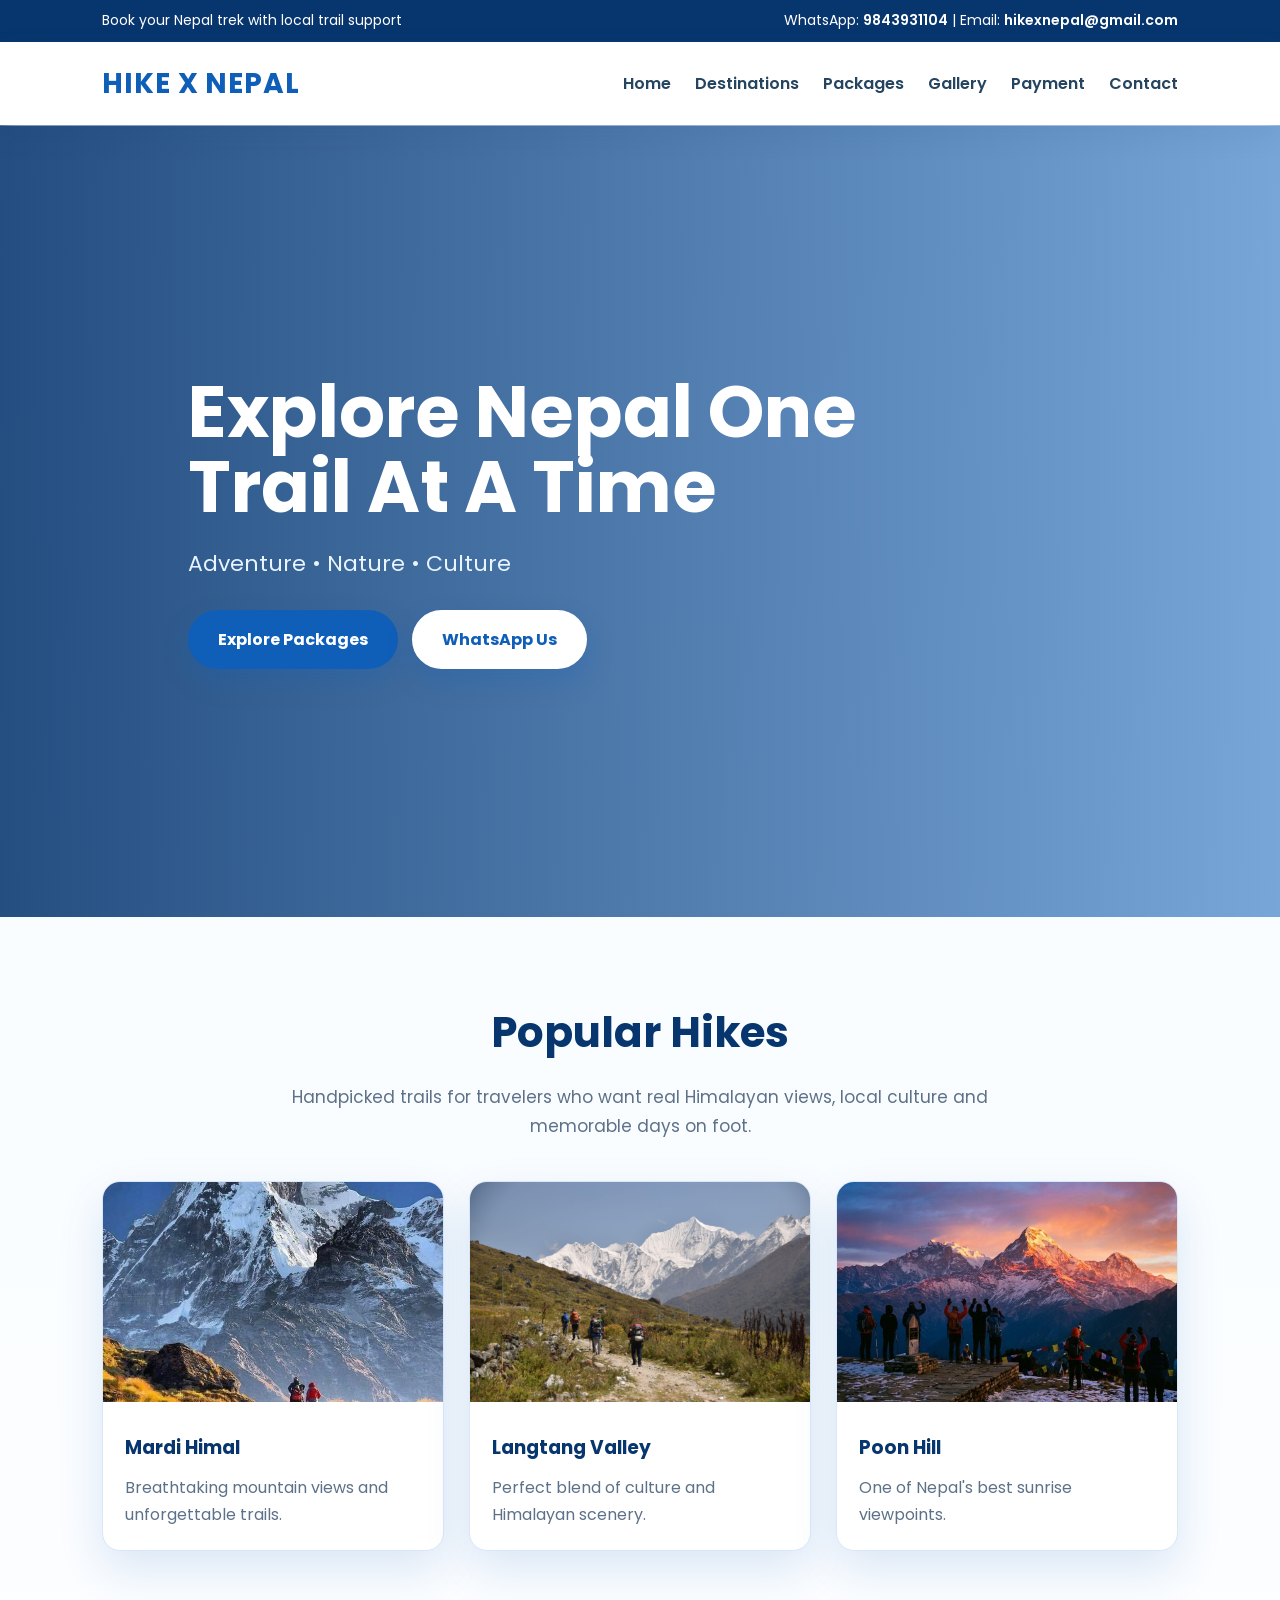
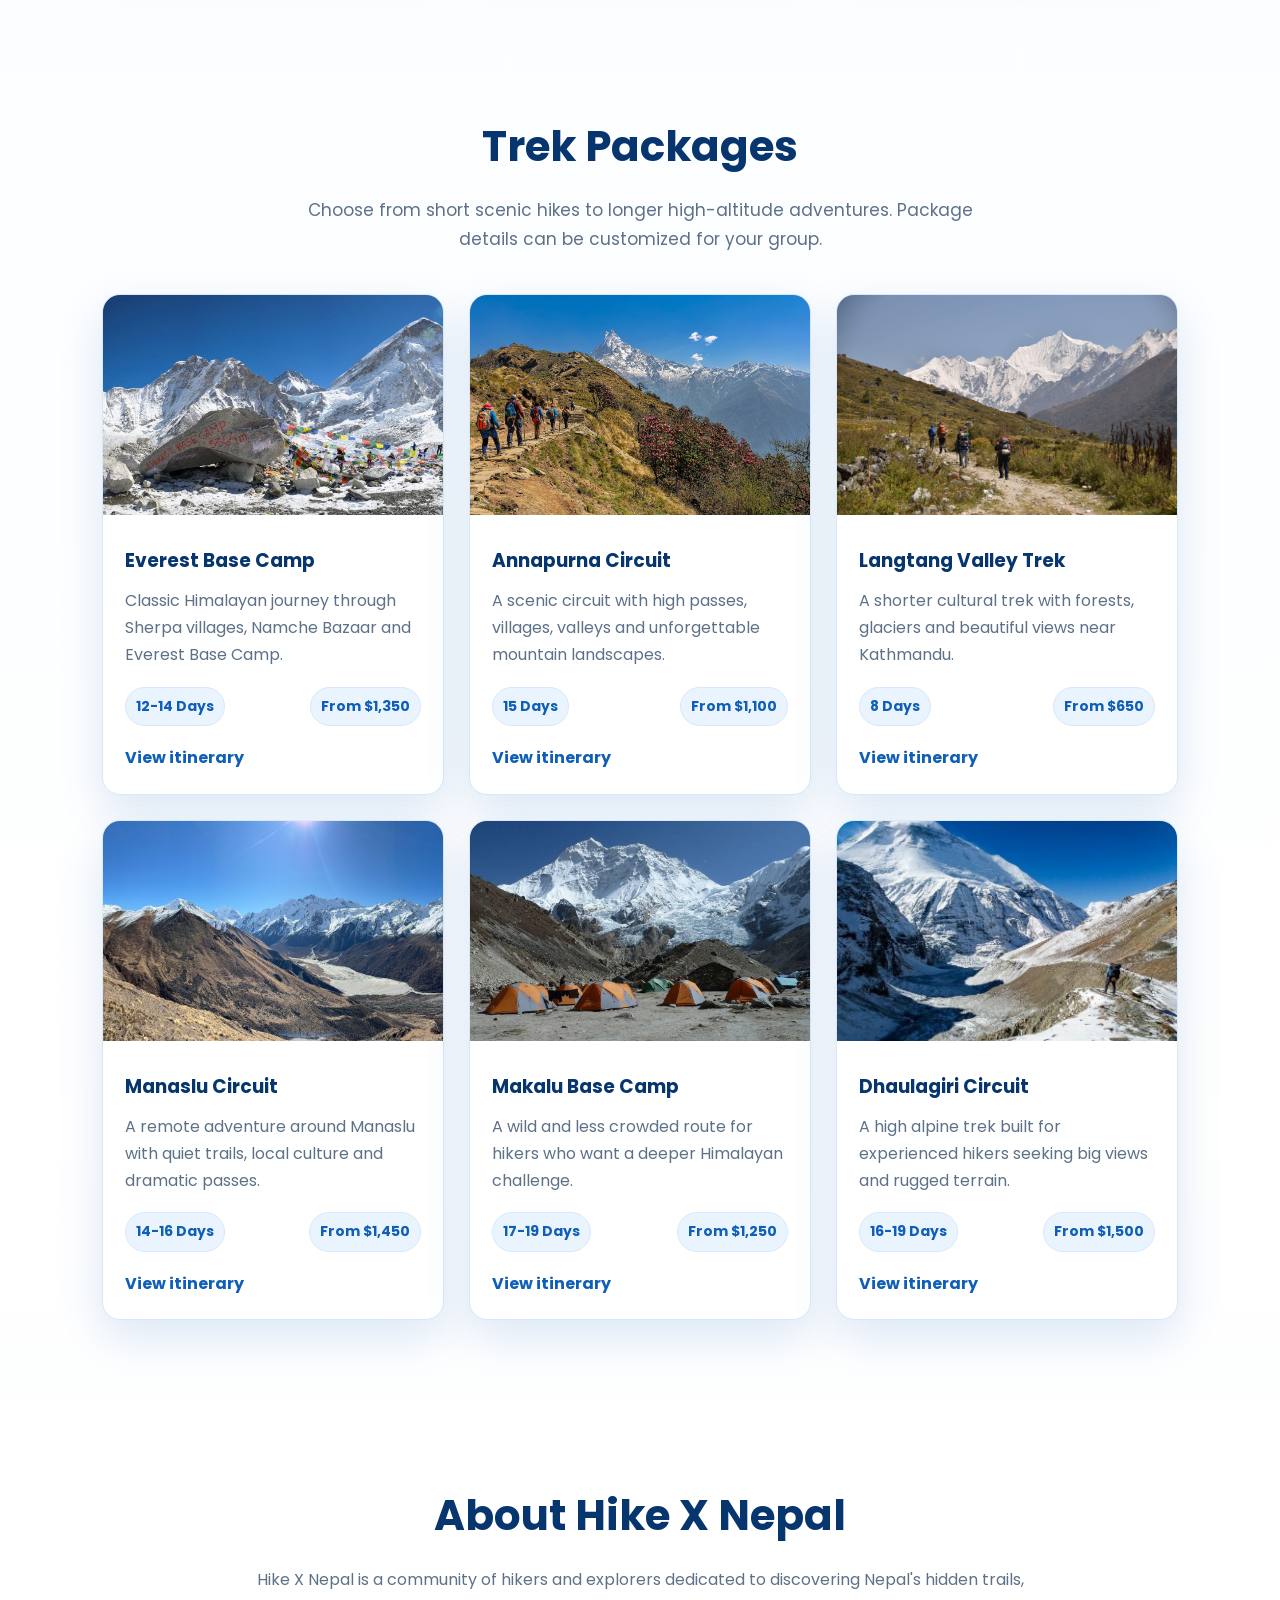
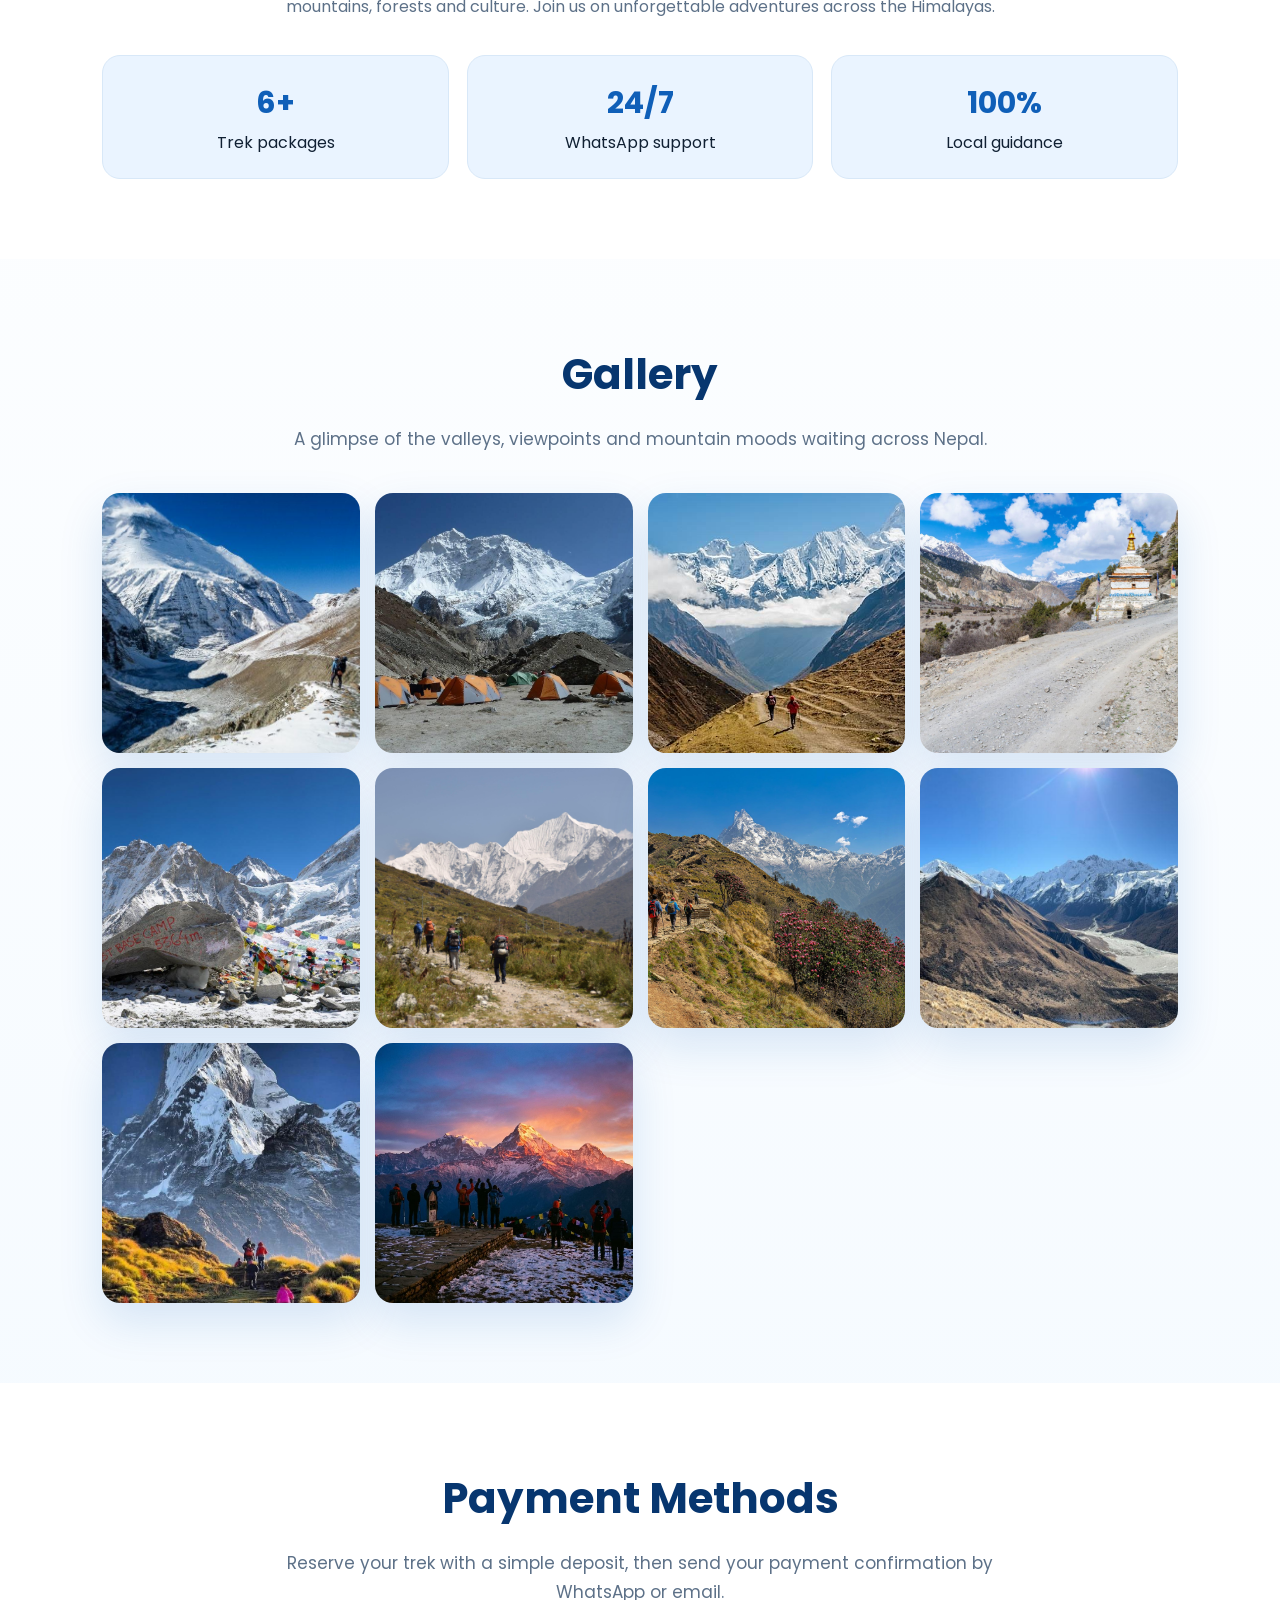
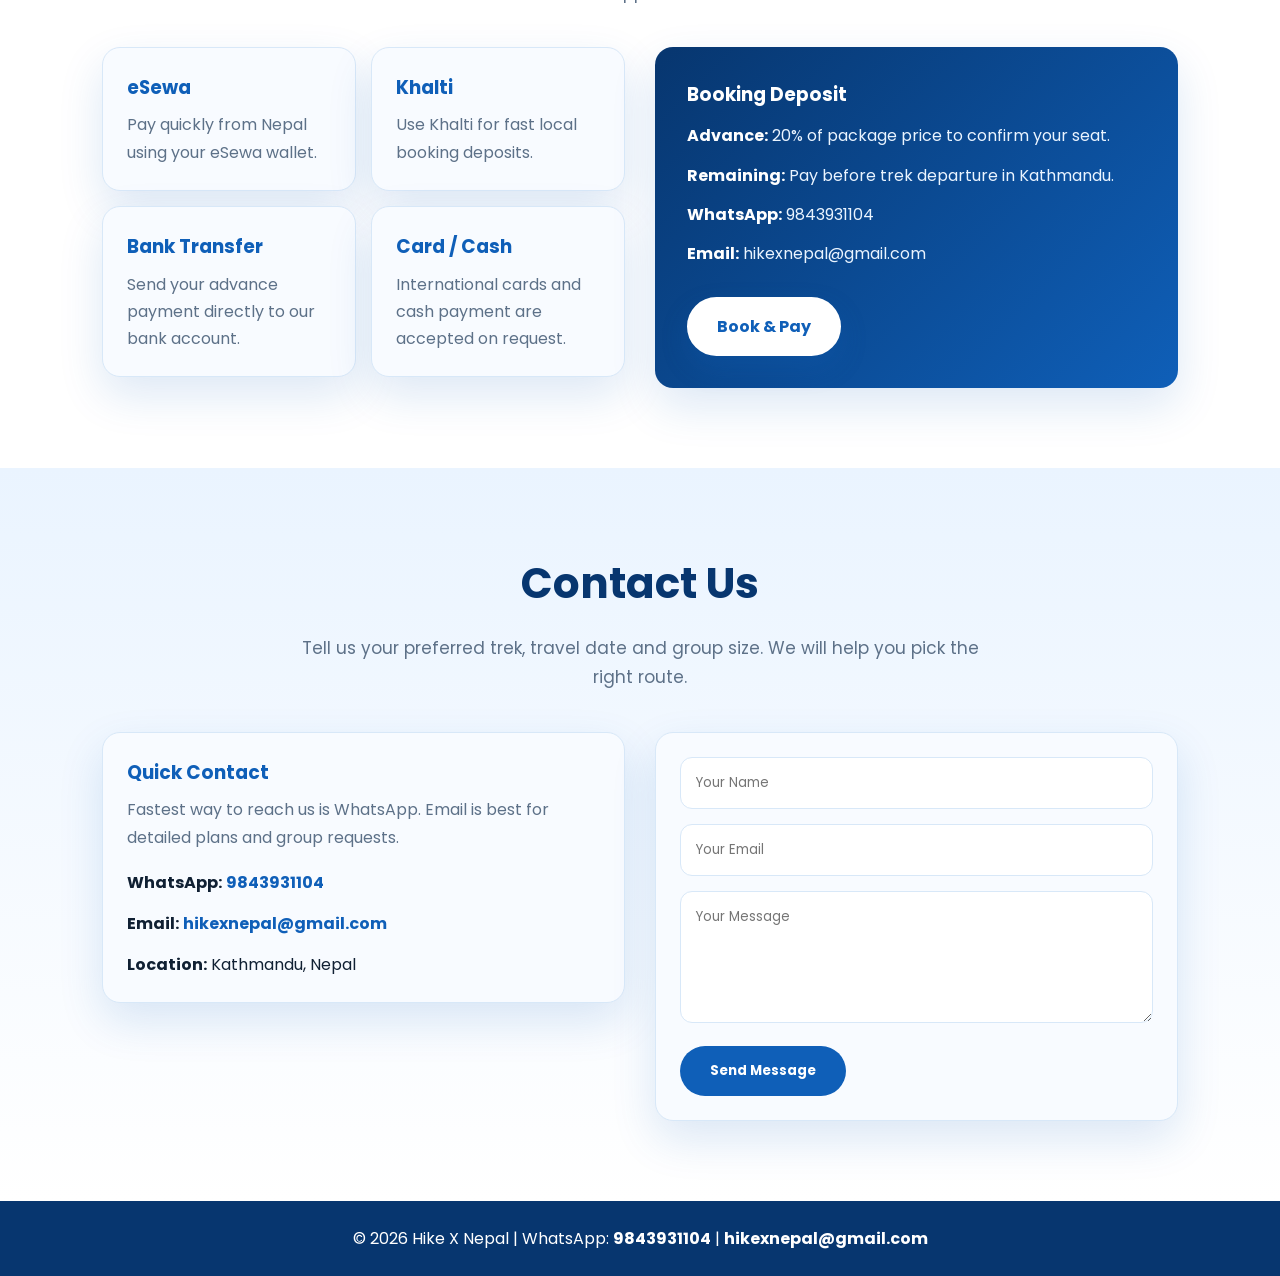
<file: index.html>
<!DOCTYPE html>
<html lang="en">
<head>
<meta charset="UTF-8">
<meta name="viewport" content="width=device-width, initial-scale=1.0">
<title>Hike X Nepal | Explore Nepal One Trail at a Time</title>

<link href="https://fonts.googleapis.com/css2?family=Poppins:wght@300;400;600;700&display=swap" rel="stylesheet">

<style>
:root{
    --blue:#0f5fb8;
    --blue-dark:#07366f;
    --blue-soft:#eaf4ff;
    --sky:#38a5ff;
    --white:#ffffff;
    --ink:#102033;
    --muted:#5d7188;
    --border:#d8e8f8;
    --shadow:0 18px 45px rgba(15,95,184,.14);
}

*{
    margin:0;
    padding:0;
    box-sizing:border-box;
    font-family:'Poppins',sans-serif;
}

html{
    scroll-behavior:smooth;
}

body{
    background:linear-gradient(180deg,#f6fbff 0%,#ffffff 45%,#eef7ff 100%);
    color:var(--ink);
    line-height:1.7;
}

a{
    color:inherit;
}

.top-bar{
    background:var(--blue-dark);
    color:white;
    padding:9px 8%;
    display:flex;
    justify-content:space-between;
    gap:15px;
    flex-wrap:wrap;
    font-size:14px;
}

.top-bar a{
    color:white;
    text-decoration:none;
    font-weight:600;
}

header{
    position:sticky;
    top:0;
    z-index:10;
    background:rgba(255,255,255,.94);
    color:var(--ink);
    padding:18px 8%;
    display:flex;
    justify-content:space-between;
    align-items:center;
    box-shadow:0 10px 30px rgba(7,54,111,.08);
    backdrop-filter:blur(12px);
}

.logo{
    font-size:28px;
    font-weight:700;
    color:var(--blue);
    letter-spacing:.03em;
}

nav{
    display:flex;
    flex-wrap:wrap;
    justify-content:center;
    gap:12px 24px;
}

nav a{
    color:#24445f;
    text-decoration:none;
    font-weight:600;
    transition:color .2s ease;
}

nav a:hover{
    color:var(--blue);
}

.hero{
    min-height:88vh;
    background:linear-gradient(90deg,rgba(7,54,111,.88),rgba(15,95,184,.55)),
    url('https://images.unsplash.com/photo-1464822759023-fed622ff2c3b');
    background-size:cover;
    background-position:center;
    display:flex;
    align-items:center;
    color:white;
}

.hero-content{
    width:min(760px,84%);
    margin-left:8%;
}

.hero-content h1{
    font-size:clamp(42px,7vw,72px);
    line-height:1.05;
    margin-bottom:20px;
}

.hero-content p{
    margin:0 0 28px;
    font-size:22px;
    color:#e8f4ff;
}

.hero-actions{
    display:flex;
    flex-wrap:wrap;
    gap:14px;
}

.btn{
    display:inline-block;
    background:var(--blue);
    color:white;
    padding:14px 28px;
    text-decoration:none;
    border-radius:999px;
    font-weight:700;
    border:2px solid var(--blue);
    box-shadow:0 12px 26px rgba(15,95,184,.25);
    transition:transform .2s ease, background .2s ease;
}

.btn:hover{
    transform:translateY(-2px);
    background:#0b4f9b;
}

.btn-light{
    background:white;
    color:var(--blue);
    border-color:white;
}

section{
    padding:80px 8%;
}

.section-title{
    text-align:center;
    margin-bottom:14px;
    font-size:clamp(30px,4vw,42px);
    color:var(--blue-dark);
}

.section-subtitle{
    max-width:720px;
    margin:0 auto 40px;
    text-align:center;
    color:var(--muted);
    font-size:17px;
}

.cards{
    display:grid;
    grid-template-columns:repeat(auto-fit,minmax(280px,1fr));
    gap:25px;
}

.card{
    background:white;
    border:1px solid var(--border);
    border-radius:18px;
    overflow:hidden;
    box-shadow:var(--shadow);
    transition:transform .25s ease, box-shadow .25s ease;
}

.card:hover{
    transform:translateY(-5px);
    box-shadow:0 24px 55px rgba(15,95,184,.2);
}

.card img{
    width:100%;
    height:220px;
    object-fit:cover;
}

.card-content{
    padding:22px;
}

.card-content h3{
    margin-bottom:10px;
    color:var(--blue-dark);
}

.card-content p{
    color:var(--muted);
}

.package-meta{
    display:flex;
    justify-content:space-between;
    gap:12px;
    margin:18px 0;
    font-weight:700;
    color:var(--blue);
    flex-wrap:wrap;
}

.package-meta span{
    background:var(--blue-soft);
    border:1px solid var(--border);
    padding:7px 10px;
    border-radius:999px;
    font-size:14px;
}

.package-link{
    display:inline-block;
    color:var(--blue);
    font-weight:700;
    text-decoration:none;
}

.about,
.payment{
    background:white;
}

.about{
    text-align:center;
}

.about p{
    max-width:850px;
    margin:auto;
    color:var(--muted);
}

.stats{
    display:grid;
    grid-template-columns:repeat(auto-fit,minmax(180px,1fr));
    gap:18px;
    margin-top:35px;
}

.stat{
    background:var(--blue-soft);
    border:1px solid var(--border);
    border-radius:18px;
    padding:22px;
}

.stat strong{
    display:block;
    color:var(--blue);
    font-size:30px;
}

.gallery{
    display:grid;
    grid-template-columns:repeat(auto-fit,minmax(240px,1fr));
    gap:15px;
}

.gallery img{
    width:100%;
    height:260px;
    object-fit:cover;
    border-radius:18px;
    box-shadow:var(--shadow);
}

.payment-grid,
.contact-grid{
    display:grid;
    grid-template-columns:1fr 1fr;
    gap:30px;
    align-items:start;
}

.payment-methods{
    display:grid;
    grid-template-columns:repeat(2,1fr);
    gap:15px;
}

.payment-method,
.contact-info,
form{
    background:#f8fbff;
    border:1px solid var(--border);
    border-radius:18px;
    padding:24px;
    box-shadow:var(--shadow);
}

.payment-method h3,
.contact-info h3{
    color:var(--blue);
    margin-bottom:8px;
}

.payment-method p,
.contact-info p{
    color:var(--muted);
}

.payment-box{
    background:linear-gradient(135deg,var(--blue-dark),var(--blue));
    color:white;
    border-radius:18px;
    padding:32px;
    box-shadow:var(--shadow);
}

.payment-box p{
    margin:12px 0;
    color:#eaf4ff;
}

.payment-box strong{
    color:white;
}

.payment-box .btn{
    display:inline-block;
    margin-top:18px;
    background:white;
    color:var(--blue);
    border-color:white;
}

.contact{
    background:linear-gradient(180deg,#eaf4ff,#ffffff);
}

.contact-list{
    list-style:none;
    display:grid;
    gap:14px;
    margin-top:18px;
}

.contact-list a{
    color:var(--blue);
    font-weight:700;
    text-decoration:none;
}

form{
    max-width:none;
}

input, textarea{
    width:100%;
    padding:15px;
    margin-bottom:15px;
    border:1px solid var(--border);
    border-radius:12px;
    background:white;
    color:var(--ink);
}

input:focus,
textarea:focus{
    outline:3px solid rgba(56,165,255,.18);
    border-color:var(--sky);
}

button{
    background:var(--blue);
    color:white;
    border:none;
    padding:15px 30px;
    border-radius:999px;
    cursor:pointer;
    font-weight:700;
}

footer{
    background:var(--blue-dark);
    color:white;
    text-align:center;
    padding:24px;
}

footer a{
    color:white;
    font-weight:700;
    text-decoration:none;
}

@media(max-width:768px){
    .top-bar,
    header{
        flex-direction:column;
        text-align:center;
    }

    .hero{
        min-height:76vh;
        text-align:center;
    }

    .hero-content{
        margin:0 auto;
    }

    .hero-actions{
        justify-content:center;
    }

    .payment-grid,
    .payment-methods,
    .contact-grid{
        grid-template-columns:1fr;
    }
}
</style>
</head>

<body>

<div class="top-bar">
    <span>Book your Nepal trek with local trail support</span>
    <span>
        WhatsApp: <a href="https://wa.me/9843931104">9843931104</a> |
        Email: <a href="mailto:hikexnepal@gmail.com">hikexnepal@gmail.com</a>
    </span>
</div>

<header>
    <div class="logo">HIKE X NEPAL</div>
    <nav>
        <a href="#home">Home</a>
        <a href="#destinations">Destinations</a>
        <a href="#packages">Packages</a>
        <a href="#gallery">Gallery</a>
        <a href="#payment">Payment</a>
        <a href="#contact">Contact</a>
    </nav>
</header>

<section class="hero" id="home">
    <div class="hero-content">
        <h1>Explore Nepal One Trail At A Time</h1>
        <p>Adventure • Nature • Culture</p>
        <div class="hero-actions">
            <a href="#packages" class="btn">Explore Packages</a>
            <a href="https://wa.me/9843931104?text=Hi%20Hike%20X%20Nepal,%20I%20want%20to%20book%20a%20trek." class="btn btn-light">WhatsApp Us</a>
        </div>
    </div>
</section>

<section id="destinations">
    <h2 class="section-title">Popular Hikes</h2>
    <p class="section-subtitle">Handpicked trails for travelers who want real Himalayan views, local culture and memorable days on foot.</p>

    <div class="cards">

        <div class="card">
          <img src="assets/gallery/machhapuchhre-ascent.jpeg" alt="Trekkers ascending toward Machhapuchhre mountain" loading="lazy">
            <div class="card-content">
                <h3>Mardi Himal</h3>
                <p>Breathtaking mountain views and unforgettable trails.</p>
            </div>
        </div>

        <div class="card">
            <img src="assets/gallery/langtang-trek.jpeg" alt="Group trekking toward snow-covered Langtang mountains" loading="lazy">
            <div class="card-content">
                <h3>Langtang Valley</h3>
                <p>Perfect blend of culture and Himalayan scenery.</p>
            </div>
        </div>

        <div class="card">
           <img src="assets/gallery/poon-hill-sunrise.jpeg" alt="Trekkers watching sunrise over snow-capped Himalayan peaks" loading="lazy">
            <div class="card-content">
                <h3>Poon Hill</h3>
                <p>One of Nepal's best sunrise viewpoints.</p>
            </div>
        </div>

    </div>
</section>

<section id="packages">
    <h2 class="section-title">Trek Packages</h2>
    <p class="section-subtitle">Choose from short scenic hikes to longer high-altitude adventures. Package details can be customized for your group.</p>

    <div class="cards">

        <div class="card">
            <img src="assets/gallery/everest-base-camp.jpeg" alt="Everest Base Camp marker with prayer flags and snowy peaks" loading="lazy">
            <div class="card-content">
                <h3>Everest Base Camp</h3>
                <p>Classic Himalayan journey through Sherpa villages, Namche Bazaar and Everest Base Camp.</p>
                <div class="package-meta">
                    <span>12-14 Days</span>
                    <span>From $1,350</span>
                </div>
                <a href="itinerary.html#packages" class="package-link">View itinerary</a>
            </div>
        </div>

        <div class="card">
            <img src="assets/gallery/annapurna-ridge.jpeg" alt="Trekkers on an Annapurna ridge below snow-covered peaks" loading="lazy">
            <div class="card-content">
                <h3>Annapurna Circuit</h3>
                <p>A scenic circuit with high passes, villages, valleys and unforgettable mountain landscapes.</p>
                <div class="package-meta">
                    <span>15 Days</span>
                    <span>From $1,100</span>
                </div>
                <a href="itinerary.html#packages" class="package-link">View itinerary</a>
            </div>
        </div>

        <div class="card">
            <img src="assets/gallery/langtang-trek.jpeg" alt="Group trekking toward snow-covered Langtang mountains" loading="lazy">
            <div class="card-content">
                <h3>Langtang Valley Trek</h3>
                <p>A shorter cultural trek with forests, glaciers and beautiful views near Kathmandu.</p>
                <div class="package-meta">
                    <span>8 Days</span>
                    <span>From $650</span>
                </div>
                <a href="itinerary.html#packages" class="package-link">View itinerary</a>
            </div>
        </div>

        <div class="card">
            <img src="assets/gallery/himalayan-panorama.jpeg" alt="Wide Himalayan panorama with sun over a glacier valley" loading="lazy">
            <div class="card-content">
                <h3>Manaslu Circuit</h3>
                <p>A remote adventure around Manaslu with quiet trails, local culture and dramatic passes.</p>
                <div class="package-meta">
                    <span>14-16 Days</span>
                    <span>From $1,450</span>
                </div>
                <a href="itinerary.html#packages" class="package-link">View itinerary</a>
            </div>
        </div>

        <div class="card">
            <img src="assets/gallery/base-camp-tents.jpeg" alt="Expedition tents below a snowy Himalayan base camp" loading="lazy">
            <div class="card-content">
                <h3>Makalu Base Camp</h3>
                <p>A wild and less crowded route for hikers who want a deeper Himalayan challenge.</p>
                <div class="package-meta">
                    <span>17-19 Days</span>
                    <span>From $1,250</span>
                </div>
                <a href="itinerary.html#packages" class="package-link">View itinerary</a>
            </div>
        </div>

        <div class="card">
            <img src="assets/gallery/dhaulagiri-trail.jpeg" alt="Snowy Dhaulagiri trail with trekkers on a ridge" loading="lazy">
            <div class="card-content">
                <h3>Dhaulagiri Circuit</h3>
                <p>A high alpine trek built for experienced hikers seeking big views and rugged terrain.</p>
                <div class="package-meta">
                    <span>16-19 Days</span>
                    <span>From $1,500</span>
                </div>
                <a href="itinerary.html#packages" class="package-link">View itinerary</a>
            </div>
        </div>

    </div>
</section>

<section class="about">
    <h2 class="section-title">About Hike X Nepal</h2>

    <p>
        Hike X Nepal is a community of hikers and explorers dedicated to
        discovering Nepal's hidden trails, mountains, forests and culture.
        Join us on unforgettable adventures across the Himalayas.
    </p>
    <div class="stats">
        <div class="stat">
            <strong>6+</strong>
            Trek packages
        </div>
        <div class="stat">
            <strong>24/7</strong>
            WhatsApp support
        </div>
        <div class="stat">
            <strong>100%</strong>
            Local guidance
        </div>
    </div>
</section>

<section id="gallery">
    <h2 class="section-title">Gallery</h2>
    <p class="section-subtitle">A glimpse of the valleys, viewpoints and mountain moods waiting across Nepal.</p>

    <div class="gallery">
        <img src="assets/gallery/dhaulagiri-trail.jpeg" alt="Snowy Dhaulagiri trail with trekkers on a ridge" loading="lazy">
        <img src="assets/gallery/base-camp-tents.jpeg" alt="Orange expedition tents below a Himalayan base camp" loading="lazy">
        <img src="assets/gallery/valley-trekkers.jpeg" alt="Trekkers walking through a high mountain valley in Nepal" loading="lazy">
        <img src="assets/gallery/mountain-stupa.jpeg" alt="Buddhist stupa beside a rugged mountain road" loading="lazy">
        <img src="assets/gallery/everest-base-camp.jpeg" alt="Everest Base Camp marker with prayer flags and snowy peaks" loading="lazy">
        <img src="assets/gallery/langtang-trek.jpeg" alt="Group trekking toward snow-covered Langtang mountains" loading="lazy">
        <img src="assets/gallery/annapurna-ridge.jpeg" alt="Trekkers on an Annapurna ridge with rhododendrons and peaks" loading="lazy">
        <img src="assets/gallery/himalayan-panorama.jpeg" alt="Wide Himalayan panorama with sun over the valley" loading="lazy">
        <img src="assets/gallery/machhapuchhre-ascent.jpeg" alt="Trekkers ascending toward Machhapuchhre mountain" loading="lazy">
        <img src="assets/gallery/poon-hill-sunrise.jpeg" alt="Trekkers watching sunrise over snow-capped Himalayan peaks" loading="lazy">
    </div>
</section>

<section class="payment" id="payment">
    <h2 class="section-title">Payment Methods</h2>
    <p class="section-subtitle">Reserve your trek with a simple deposit, then send your payment confirmation by WhatsApp or email.</p>

    <div class="payment-grid">
        <div class="payment-methods">
            <div class="payment-method">
                <h3>eSewa</h3>
                <p>Pay quickly from Nepal using your eSewa wallet.</p>
            </div>
            <div class="payment-method">
                <h3>Khalti</h3>
                <p>Use Khalti for fast local booking deposits.</p>
            </div>
            <div class="payment-method">
                <h3>Bank Transfer</h3>
                <p>Send your advance payment directly to our bank account.</p>
            </div>
            <div class="payment-method">
                <h3>Card / Cash</h3>
                <p>International cards and cash payment are accepted on request.</p>
            </div>
        </div>

        <div class="payment-box">
            <h3>Booking Deposit</h3>
            <p><strong>Advance:</strong> 20% of package price to confirm your seat.</p>
            <p><strong>Remaining:</strong> Pay before trek departure in Kathmandu.</p>
            <p><strong>WhatsApp:</strong> 9843931104</p>
            <p><strong>Email:</strong> hikexnepal@gmail.com</p>
            <a href="https://wa.me/9843931104?text=Hi%20Hike%20X%20Nepal,%20I%20want%20to%20book%20a%20trek%20package." class="btn">Book & Pay</a>
        </div>
    </div>
</section>

<section class="contact" id="contact">
    <h2 class="section-title">Contact Us</h2>
    <p class="section-subtitle">Tell us your preferred trek, travel date and group size. We will help you pick the right route.</p>

    <div class="contact-grid">
        <div class="contact-info">
            <h3>Quick Contact</h3>
            <p>Fastest way to reach us is WhatsApp. Email is best for detailed plans and group requests.</p>
            <ul class="contact-list">
                <li><strong>WhatsApp:</strong> <a href="https://wa.me/9843931104">9843931104</a></li>
                <li><strong>Email:</strong> <a href="mailto:hikexnepal@gmail.com">hikexnepal@gmail.com</a></li>
                <li><strong>Location:</strong> Kathmandu, Nepal</li>
            </ul>
        </div>

        <form>
            <input type="text" placeholder="Your Name">
            <input type="email" placeholder="Your Email">
            <textarea rows="5" placeholder="Your Message"></textarea>
            <button type="submit">Send Message</button>
        </form>
    </div>
</section>

<footer>
    © 2026 Hike X Nepal | WhatsApp: <a href="https://wa.me/9843931104">9843931104</a> | <a href="mailto:hikexnepal@gmail.com">hikexnepal@gmail.com</a>
</footer>

</body>
</html>
</file>
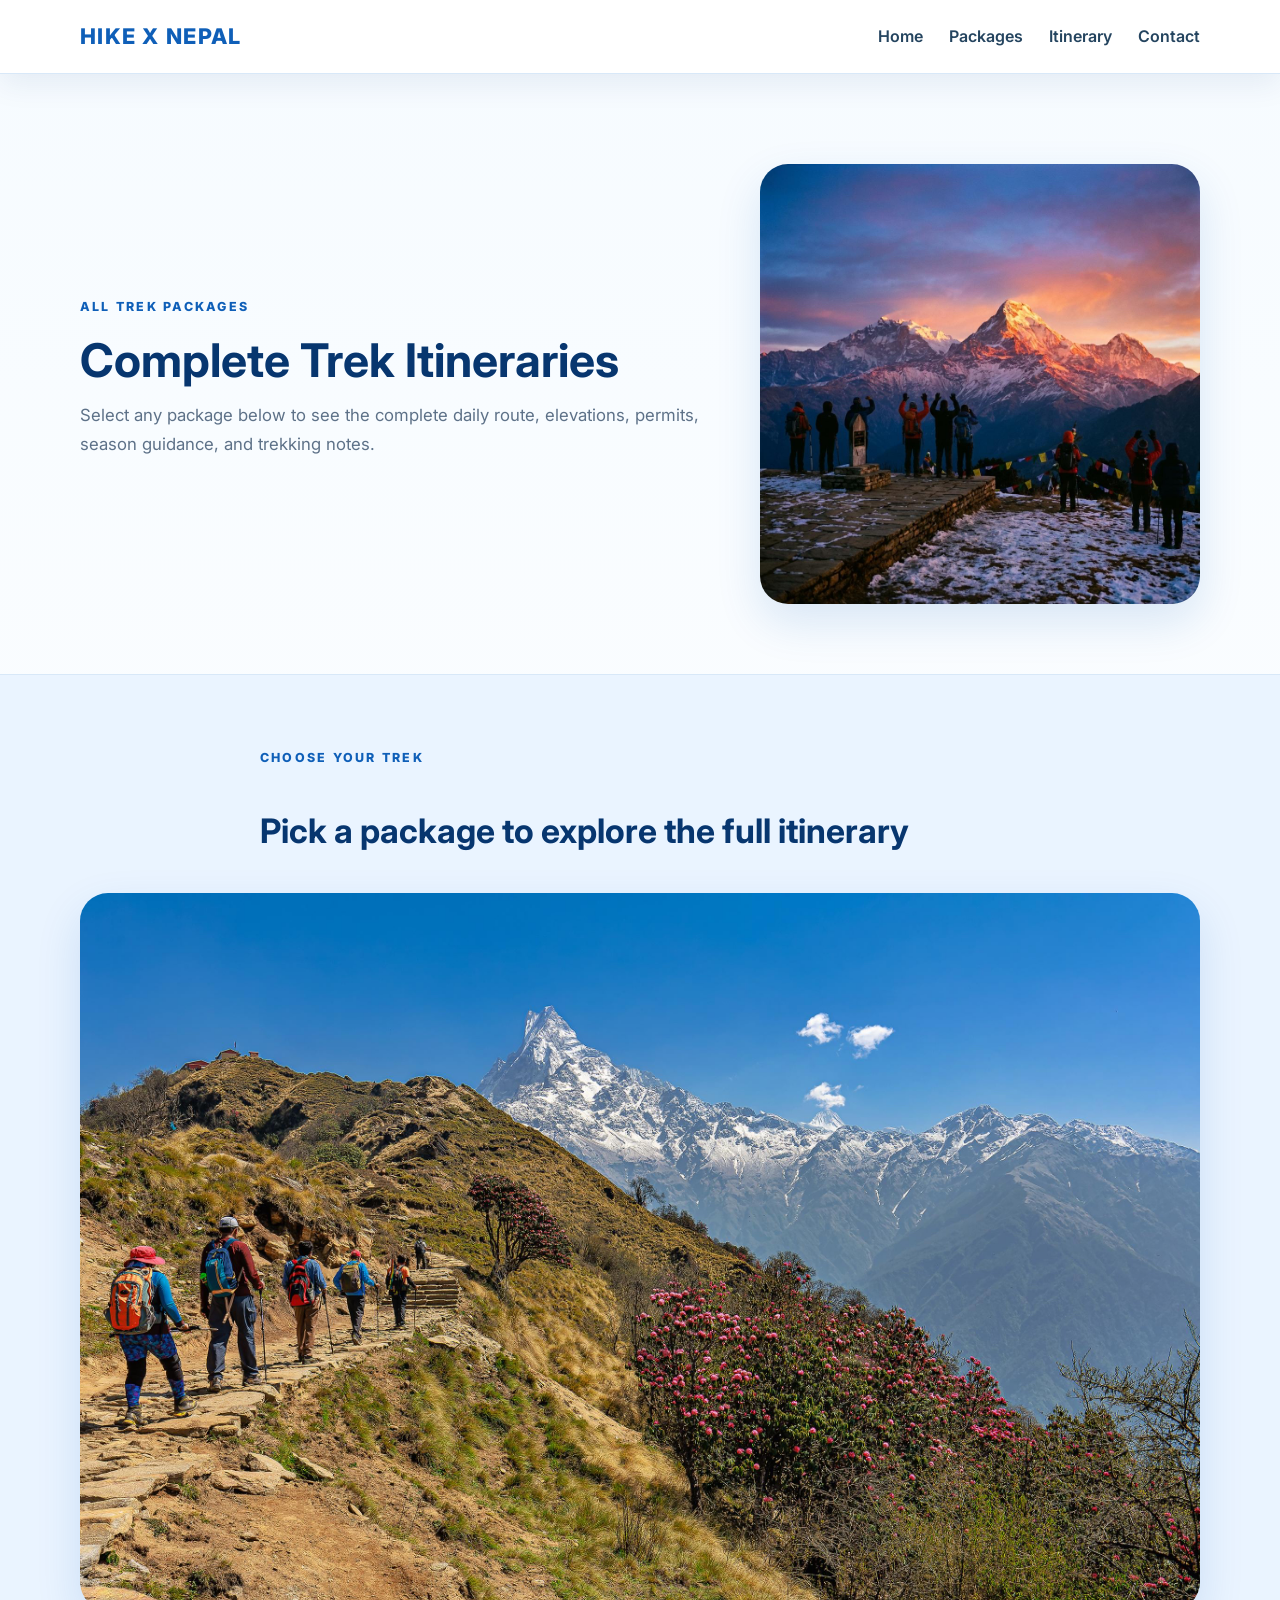
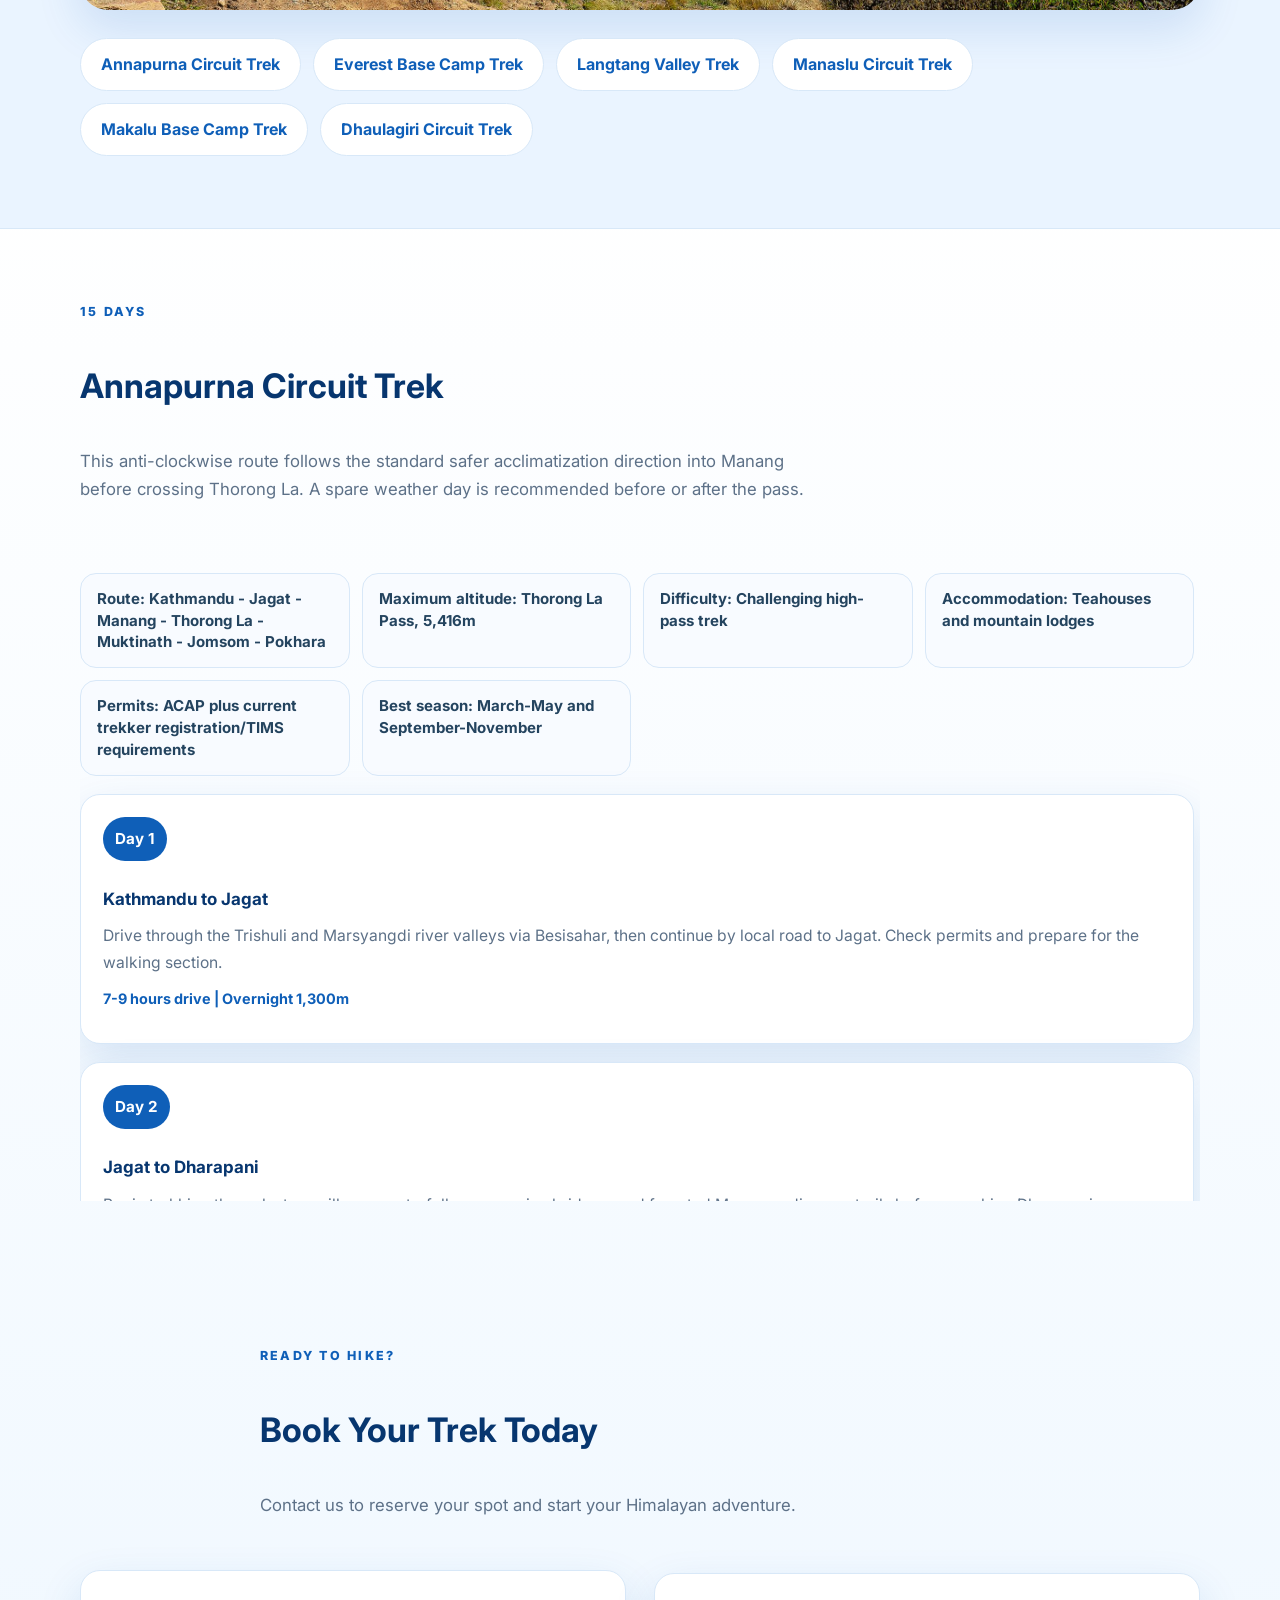
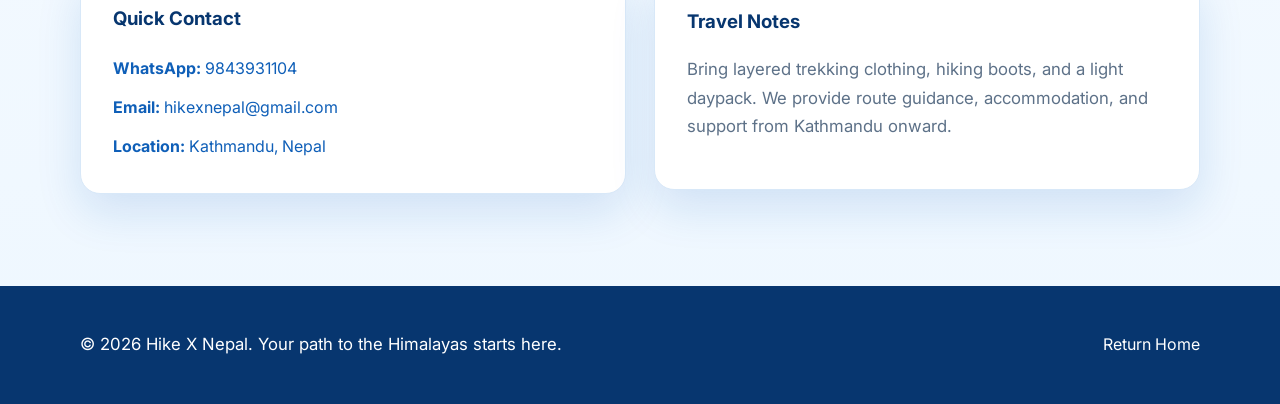
<file: itinerary.html>
<!DOCTYPE html>
<html lang="en">
<head>
  <meta charset="UTF-8" />
  <meta name="viewport" content="width=device-width, initial-scale=1.0" />
  <title>Hike X Nepal | Trek Itineraries</title>
  <link rel="stylesheet" href="styles.css" />
  <link rel="preconnect" href="https://fonts.googleapis.com" />
  <link rel="preconnect" href="https://fonts.gstatic.com" crossorigin />
  <link href="https://fonts.googleapis.com/css2?family=Inter:wght@400;500;600;700;800&display=swap" rel="stylesheet" />
</head>
<body>
  <header class="site-header">
    <div class="container header-inner">
      <a href="index.html" class="brand">Hike X Nepal</a>
      <nav class="nav-links" id="navLinksItinerary">
        <a href="index.html">Home</a>
        <a href="#packages">Packages</a>
        <a href="#itinerary">Itinerary</a>
        <a href="#contact">Contact</a>
      </nav>
      <button class="nav-toggle" id="navToggleItinerary">Menu</button>
    </div>
  </header>

  <main>
    <section class="section hero-small" id="packages">
      <div class="container hero-small-grid">
        <div class="hero-small-copy">
          <span class="eyebrow">All Trek Packages</span>
          <h1>Complete Trek Itineraries</h1>
          <p>Select any package below to see the complete daily route, elevations, permits, season guidance, and trekking notes.</p>
        </div>
        <div class="hero-small-image">
          <img src="assets/gallery/poon-hill-sunrise.jpeg" alt="Trekkers watching sunrise over the Himalayas" />
        </div>
      </div>
    </section>

    <section class="section dark-section">
      <div class="container section-heading">
        <span class="eyebrow">Choose Your Trek</span>
        <h2>Pick a package to explore the full itinerary</h2>
      </div>
      <div class="container package-gallery">
        <img src="assets/gallery/annapurna-ridge.jpeg" alt="Trekkers on a Himalayan ridge below snow-covered peaks" />
      </div>
      <div class="container package-selector" id="packageSelector"></div>
    </section>

    <section class="section" id="itinerary">
      <div class="container itinerary-scroll" id="itineraryContainer"></div>
    </section>

    <section class="section contact-section" id="contact">
      <div class="container section-heading">
        <span class="eyebrow">Ready to hike?</span>
        <h2>Book Your Trek Today</h2>
        <p>Contact us to reserve your spot and start your Himalayan adventure.</p>
      </div>
      <div class="container contact-grid">
        <div class="contact-card">
          <h3>Quick Contact</h3>
          <ul>
            <li><strong>WhatsApp:</strong> <a href="https://wa.me/9843931104?text=Hi%20Hike%20X%20Nepal,%20I%20want%20to%20book%20a%20trek." target="_blank" rel="noreferrer">9843931104</a></li>
            <li><strong>Email:</strong> <a href="mailto:hikexnepal@gmail.com">hikexnepal@gmail.com</a></li>
            <li><strong>Location:</strong> Kathmandu, Nepal</li>
          </ul>
        </div>
        <div class="contact-card">
          <h3>Travel Notes</h3>
          <p>Bring layered trekking clothing, hiking boots, and a light daypack. We provide route guidance, accommodation, and support from Kathmandu onward.</p>
        </div>
      </div>
    </section>
  </main>

  <footer class="footer">
    <div class="container footer-inner">
      <p>© 2026 Hike X Nepal. Your path to the Himalayas starts here.</p>
      <a href="index.html">Return Home</a>
    </div>
  </footer>

  <script src="script-itinerary.js"></script>
</body>
</html>
</file>
<file: styles.css>
:root {
  color-scheme: light;
  font-family: 'Inter', system-ui, -apple-system, BlinkMacSystemFont, 'Segoe UI', sans-serif;
  --blue: #0f5fb8;
  --blue-dark: #07366f;
  --blue-soft: #eaf4ff;
  --sky: #38a5ff;
  --white: #ffffff;
  --ink: #102033;
  --muted: #5d7188;
  --border: #d8e8f8;
  --shadow: 0 18px 45px rgba(15, 95, 184, 0.14);
}

* {
  box-sizing: border-box;
}

html {
  scroll-behavior: smooth;
}

body {
  margin: 0;
  min-height: 100vh;
  background: linear-gradient(180deg, #f6fbff 0%, #ffffff 48%, #eef7ff 100%);
  color: var(--ink);
  line-height: 1.7;
}

a {
  color: inherit;
  text-decoration: none;
}

img {
  max-width: 100%;
  display: block;
}

button,
input,
textarea {
  font: inherit;
}

.container {
  width: min(1120px, calc(100% - 32px));
  margin: 0 auto;
}

.site-header {
  position: sticky;
  top: 0;
  z-index: 20;
  background: rgba(255, 255, 255, 0.94);
  border-bottom: 1px solid var(--border);
  box-shadow: 0 10px 30px rgba(7, 54, 111, 0.08);
  backdrop-filter: blur(12px);
}

.header-inner {
  display: flex;
  align-items: center;
  justify-content: space-between;
  gap: 16px;
  padding: 18px 0;
}

.brand {
  color: var(--blue);
  font-size: 1.35rem;
  letter-spacing: 0.08rem;
  font-weight: 800;
  text-transform: uppercase;
}

.nav-links {
  display: flex;
  gap: 26px;
  align-items: center;
}

.nav-links a {
  color: #24445f;
  transition: color 0.2s ease;
  font-weight: 600;
}

.nav-links a:hover,
.nav-links a:focus-visible {
  color: var(--blue);
}

.nav-toggle {
  display: none;
  border: 1px solid var(--border);
  background: var(--blue-soft);
  color: var(--blue);
  padding: 10px 16px;
  border-radius: 999px;
  cursor: pointer;
  font-weight: 700;
}

.section {
  padding: 72px 0;
}

.hero,
.hero-small {
  padding-top: 90px;
}

.hero-grid,
.hero-small-grid,
.why-grid,
.stats-grid,
.cards-grid,
.contact-grid,
.summary-grid {
  display: grid;
  gap: 30px;
}

.hero-grid {
  grid-template-columns: minmax(0, 1.05fr) minmax(320px, 520px);
  align-items: center;
}

.hero-small-grid {
  grid-template-columns: minmax(0, 1fr) minmax(300px, 440px);
  align-items: center;
}

.hero-copy,
.hero-small-copy {
  max-width: 720px;
}

.eyebrow {
  display: inline-flex;
  color: var(--blue);
  text-transform: uppercase;
  letter-spacing: 0.18em;
  font-size: 0.78rem;
  font-weight: 800;
  margin-bottom: 18px;
}

h1,
h2,
h3 {
  margin: 0;
  color: var(--blue-dark);
}

h1 {
  font-size: clamp(2.5rem, 2.1rem + 1vw, 3.6rem);
  line-height: 1.05;
}

h2 {
  font-size: clamp(2rem, 1.75rem + 0.45vw, 2.4rem);
}

p {
  color: var(--muted);
  font-size: 1.05rem;
}

.hero-actions {
  display: flex;
  flex-wrap: wrap;
  gap: 16px;
  margin-top: 32px;
}

.btn {
  display: inline-flex;
  align-items: center;
  justify-content: center;
  border-radius: 999px;
  padding: 14px 24px;
  font-weight: 700;
  border: none;
  transition: transform 0.2s ease, background 0.2s ease, box-shadow 0.2s ease;
}

.btn:hover {
  transform: translateY(-1px);
}

.btn-primary {
  background: var(--blue);
  color: #fff;
  box-shadow: 0 18px 40px rgba(15, 95, 184, 0.2);
}

.btn-secondary {
  background: var(--blue-soft);
  color: var(--blue);
  border: 1px solid var(--border);
}

.stats-section {
  margin-top: 16px;
}

.stats-grid,
.cards-grid {
  grid-template-columns: repeat(3, minmax(0, 1fr));
}

.stat-card,
.card,
.contact-card,
.contact-form,
.payment-card,
.payment-form,
.itinerary-day {
  background: var(--white);
  border: 1px solid var(--border);
  border-radius: 20px;
  box-shadow: var(--shadow);
}

.stat-card {
  padding: 32px 28px;
  text-align: center;
}

.stat-card h2 {
  color: var(--blue);
  font-size: 2.6rem;
  margin-bottom: 10px;
}

.card {
  overflow: hidden;
  transition: transform 0.25s ease, box-shadow 0.25s ease;
  display: flex;
  flex-direction: column;
  height: 100%;
}

.card:hover {
  transform: translateY(-3px);
  box-shadow: 0 24px 55px rgba(15, 95, 184, 0.2);
}

.card-body {
  padding: 20px;
  flex-grow: 1;
  display: flex;
  flex-direction: column;
}

.card-body h3 {
  font-size: 1.1rem;
  margin-bottom: 10px;
}

.card-body p {
  font-size: 0.95rem;
  flex-grow: 1;
}

.dark-section {
  background: var(--blue-soft);
  border-top: 1px solid var(--border);
  border-bottom: 1px solid var(--border);
}

.feature-list,
.simple-list {
  list-style: none;
  padding: 0;
  margin: 24px 0 0;
  display: grid;
  gap: 14px;
}

.feature-list li,
.simple-list li {
  position: relative;
  padding-left: 24px;
  color: var(--muted);
}

.feature-list li::before,
.simple-list li::before {
  content: '•';
  position: absolute;
  left: 0;
  color: var(--blue);
}

.feature-video-card,
.contact-grid {
  display: grid;
  grid-template-columns: 1fr 1fr;
  gap: 28px;
  align-items: center;
}

.contact-section {
  padding-bottom: 92px;
}

.contact-card,
.contact-form,
.payment-card,
.payment-form {
  padding: 32px;
}

.contact-card ul {
  list-style: none;
  padding: 0;
  margin: 20px 0 0;
  display: grid;
  gap: 12px;
}

.contact-card li,
.contact-card a {
  color: var(--blue);
}

.contact-form label,
.payment-form label {
  display: block;
  margin: 20px 0 10px;
  color: var(--blue-dark);
  font-weight: 700;
}

.contact-form input,
.contact-form textarea,
.payment-form input {
  width: 100%;
  border: 1px solid var(--border);
  background: white;
  color: var(--ink);
  border-radius: 16px;
  padding: 14px 16px;
}

.contact-form textarea {
  min-height: 150px;
  resize: vertical;
}

.payment-grid {
  display: grid;
  gap: 28px;
}

.payment-form input:focus,
.contact-form input:focus,
.contact-form textarea:focus {
  outline: 3px solid rgba(56, 165, 255, 0.18);
  border-color: var(--sky);
}

.payment-form .form-row {
  display: flex;
  gap: 18px;
  flex-wrap: wrap;
}

.payment-form .form-row > div {
  flex: 1;
  min-width: 150px;
}

.payment-note {
  margin-top: 22px;
  color: var(--muted);
  font-size: 0.95rem;
}

.footer {
  padding: 28px 0;
  background: var(--blue-dark);
  color: white;
}

.footer p,
.footer a {
  color: white;
}

.footer-inner {
  display: flex;
  justify-content: space-between;
  align-items: center;
  gap: 16px;
}

.itinerary-scroll {
  display: grid;
  gap: 18px;
  max-height: 900px;
  overflow-y: auto;
  padding-right: 6px;
}

.itinerary-scroll::-webkit-scrollbar {
  width: 10px;
}

.itinerary-scroll::-webkit-scrollbar-thumb {
  background: rgba(15, 95, 184, 0.35);
  border-radius: 999px;
}

.itinerary-day {
  padding: 22px;
}

.itinerary-facts {
  display: grid;
  grid-template-columns: repeat(auto-fit, minmax(240px, 1fr));
  gap: 12px;
}

.itinerary-facts span {
  display: block;
  padding: 14px 16px;
  border: 1px solid var(--border);
  border-radius: 16px;
  background: #f8fbff;
  color: #24445f;
  font-size: 0.94rem;
  font-weight: 700;
  line-height: 1.45;
}

.itinerary-day h3 {
  margin: 10px 0 8px;
  font-size: 1.06rem;
}

.itinerary-day p {
  margin: 10px 0;
  font-size: 0.98rem;
}

.itinerary-day img {
  margin-top: 16px;
  border-radius: 16px;
  width: 100%;
  max-height: 230px;
  object-fit: cover;
}

.day-badge {
  display: inline-flex;
  align-items: center;
  justify-content: center;
  min-width: 52px;
  height: 44px;
  padding: 0 12px;
  border-radius: 999px;
  background: var(--blue);
  color: white;
  font-weight: 700;
  margin-bottom: 14px;
  font-size: 0.95rem;
}

.day-meta {
  display: flex;
  flex-wrap: wrap;
  gap: 12px;
  margin: 10px 0;
  color: var(--blue);
  font-size: 0.9rem;
  font-weight: 700;
}

.section-heading {
  display: flex;
  flex-direction: column;
  gap: 16px;
  max-width: 760px;
  margin-bottom: 34px;
}

.hero-image img,
.hero-small-image img,
.package-gallery img {
  width: 100%;
  border-radius: 28px;
  box-shadow: var(--shadow);
  object-fit: cover;
}

.hero-image img {
  max-width: 450px;
  max-height: 350px;
}

.cards-grid img {
  aspect-ratio: 16 / 9;
  object-fit: cover;
  width: 100%;
  height: 160px;
  display: block;
}

.feature-video-card img {
  aspect-ratio: 4 / 3;
  object-fit: cover;
  min-height: 280px;
  border-radius: 28px;
  box-shadow: var(--shadow);
}

.feature-copy {
  display: grid;
  gap: 14px;
}

.package-selector {
  display: flex;
  gap: 12px;
  flex-wrap: wrap;
}

.package-btn {
  padding: 12px 20px;
  border: 1px solid var(--border);
  background: white;
  border-radius: 999px;
  color: var(--blue);
  cursor: pointer;
  font-weight: 700;
  transition: transform 0.2s ease, background 0.2s ease;
}

.package-btn:hover {
  transform: translateY(-1px);
  background: var(--blue-soft);
}

.package-btn.active {
  background: var(--blue);
  color: white;
  border-color: var(--blue);
}

.hero-small {
  padding-bottom: 70px;
}

.package-gallery {
  margin-bottom: 28px;
}

@media (max-width: 980px) {
  .hero-grid,
  .feature-video-card,
  .contact-grid,
  .stats-grid,
  .cards-grid,
  .hero-small-grid,
  .summary-grid,
  .why-grid {
    grid-template-columns: 1fr;
  }

  .header-inner {
    flex-wrap: wrap;
  }

  .nav-toggle {
    display: inline-flex;
  }

  .nav-links {
    position: fixed;
    top: 72px;
    right: 16px;
    background: white;
    border: 1px solid var(--border);
    border-radius: 18px;
    box-shadow: var(--shadow);
    flex-direction: column;
    padding: 18px;
    gap: 16px;
    width: calc(100% - 32px);
    display: none;
  }

  .nav-links.show {
    display: flex;
  }

  .footer-inner {
    flex-direction: column;
    align-items: flex-start;
  }
}

@media (max-width: 680px) {
  .container {
    width: min(100%, calc(100% - 24px));
  }

  .hero-actions,
  .package-selector {
    flex-direction: column;
  }

  .hero-actions a,
  .package-btn {
    width: 100%;
  }

  .contact-form input,
  .contact-form textarea {
    padding: 16px;
  }
}
</file>
